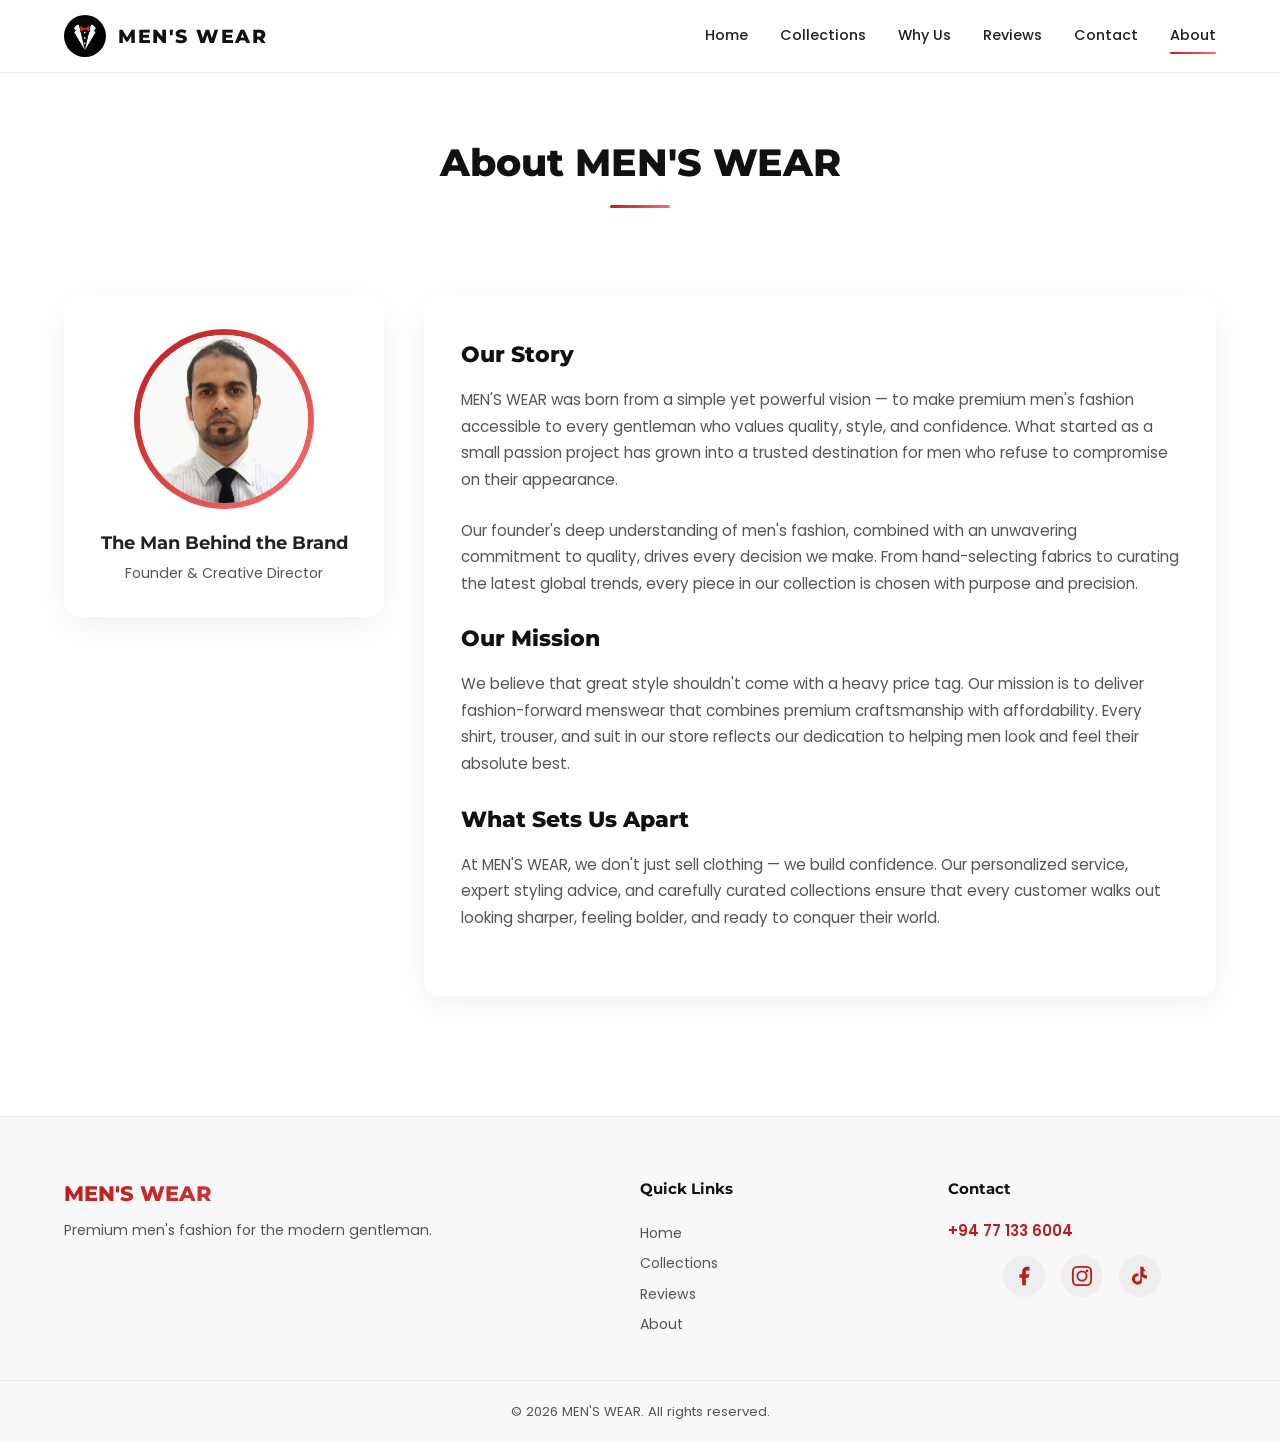
<file: about.html>
<!DOCTYPE html>
<html lang="en">
<head>
  <meta charset="UTF-8">
  <meta name="viewport" content="width=device-width, initial-scale=1.0">
  <meta name="description" content="About MEN'S WEAR - Learn about our story, our passion for men's fashion, and our commitment to quality.">
  <title>About | MEN'S WEAR</title>
  <link rel="preconnect" href="https://fonts.googleapis.com">
  <link rel="preconnect" href="https://fonts.gstatic.com" crossorigin>
  <link href="https://fonts.googleapis.com/css2?family=Montserrat:wght@300;400;500;600;700;800;900&family=Poppins:wght@300;400;500;600;700&display=swap" rel="stylesheet">
  <link rel="stylesheet" href="styles.css">
</head>
<body>

  <!-- NAVBAR -->
  <header class="navbar" id="navbar">
    <div class="nav-container">
      <div class="nav-left">
        <a href="index.html" class="nav-brand">
          <img src="logo.jpg" alt="MEN'S WEAR Logo" class="nav-logo">
          <span class="nav-brand-text">MEN'S WEAR</span>
        </a>
      </div>
      <nav class="nav-menu" id="navMenu">
        <a href="index.html" class="nav-link">Home</a>
        <a href="index.html#collections" class="nav-link">Collections</a>
        <a href="index.html#why-us" class="nav-link">Why Us</a>
        <a href="index.html#reviews" class="nav-link">Reviews</a>
        <a href="index.html#contact" class="nav-link">Contact</a>
        <a href="about.html" class="nav-link active">About</a>
      </nav>
      <button class="nav-toggle" id="navToggle" aria-label="Toggle menu">
        <span class="hamburger"></span>
      </button>
    </div>
  </header>

  <!-- ABOUT SECTION -->
  <section class="about-hero">
    <h1 class="section-title">About MEN'S WEAR</h1>
  </section>

  <section class="section about-section">
    <div class="about-wrapper">
      <div class="about-profile glass-card">
        <div class="profile-img-wrapper">
          <img src="profile.jpg" alt="Owner of MEN'S WEAR" class="profile-img">
        </div>
        <h3>The Man Behind the Brand</h3>
        <p>Founder &amp; Creative Director</p>
      </div>
      <div class="about-content glass-card">
        <h2>Our Story</h2>
        <p>MEN'S WEAR was born from a simple yet powerful vision — to make premium men's fashion accessible to every gentleman who values quality, style, and confidence. What started as a small passion project has grown into a trusted destination for men who refuse to compromise on their appearance.</p>
        <p>Our founder's deep understanding of men's fashion, combined with an unwavering commitment to quality, drives every decision we make. From hand-selecting fabrics to curating the latest global trends, every piece in our collection is chosen with purpose and precision.</p>
        <h2>Our Mission</h2>
        <p>We believe that great style shouldn't come with a heavy price tag. Our mission is to deliver fashion-forward menswear that combines premium craftsmanship with affordability. Every shirt, trouser, and suit in our store reflects our dedication to helping men look and feel their absolute best.</p>
        <h2>What Sets Us Apart</h2>
        <p>At MEN'S WEAR, we don't just sell clothing — we build confidence. Our personalized service, expert styling advice, and carefully curated collections ensure that every customer walks out looking sharper, feeling bolder, and ready to conquer their world.</p>
      </div>
    </div>
  </section>

  <!-- FOOTER -->
  <footer class="footer">
    <div class="footer-container">
      <div class="footer-brand">
        <h3>MEN'S WEAR</h3>
        <p>Premium men's fashion for the modern gentleman.</p>
      </div>
      <div class="footer-links">
        <h4>Quick Links</h4>
        <a href="index.html">Home</a>
        <a href="index.html#collections">Collections</a>
        <a href="index.html#reviews">Reviews</a>
        <a href="about.html">About</a>
      </div>
      <div class="footer-contact">
        <h4>Contact</h4>
        <a href="tel:+94771336004">+94 77 133 6004</a>
        <div class="social-icons">
          <a href="#" class="social-link" aria-label="Facebook">
            <svg viewBox="0 0 24 24" fill="currentColor"><path d="M18 2h-3a5 5 0 00-5 5v3H7v4h3v8h4v-8h3l1-4h-4V7a1 1 0 011-1h3z"/></svg>
          </a>
          <a href="#" class="social-link" aria-label="Instagram">
            <svg viewBox="0 0 24 24" fill="none" stroke="currentColor" stroke-width="2"><rect x="2" y="2" width="20" height="20" rx="5"/><circle cx="12" cy="12" r="5"/><circle cx="17.5" cy="6.5" r="1.5" fill="currentColor" stroke="none"/></svg>
          </a>
          <a href="#" class="social-link" aria-label="TikTok">
            <svg viewBox="0 0 24 24" fill="currentColor"><path d="M19.59 6.69a4.83 4.83 0 01-3.77-4.25V2h-3.45v13.67a2.89 2.89 0 01-2.88 2.5 2.89 2.89 0 01-2.89-2.89 2.89 2.89 0 012.89-2.89c.28 0 .54.04.79.1v-3.5a6.37 6.37 0 00-.79-.05A6.34 6.34 0 003.15 15a6.34 6.34 0 0010.86 4.44V12.7a8.19 8.19 0 005.58 2.18V11.4a4.83 4.83 0 01-3.77-1.94V6.69h3.77z"/></svg>
          </a>
        </div>
      </div>
    </div>
    <div class="footer-bottom">
      <p>&copy; 2026 MEN'S WEAR. All rights reserved.</p>
    </div>
  </footer>

  <script src="script.js"></script>
</body>
</html>
</file>
<file: styles.css>
/* ==========================================
   CSS VARIABLES
   ========================================== */
:root {
  --white: #ffffff;
  --black: #111111;
  --text: #222222;
  --text-light: #555555;
  --red-dark: #b91c1c;
  --red-mid: #dc2626;
  --red-light: #f87171;
  --gradient-red: linear-gradient(135deg, var(--red-dark), var(--red-light));
  --glass-bg: rgba(255, 255, 255, 0.6);
  --glass-border: rgba(255, 255, 255, 0.35);
  --glass-shadow: 0 8px 32px rgba(0, 0, 0, 0.06);
  --radius: 16px;
  --radius-sm: 12px;
  --transition: 0.3s cubic-bezier(0.4, 0, 0.2, 1);
  --font-heading: 'Montserrat', sans-serif;
  --font-body: 'Poppins', sans-serif;
}

/* ==========================================
   RESET & BASE
   ========================================== */
*, *::before, *::after {
  margin: 0;
  padding: 0;
  box-sizing: border-box;
}

html {
  scroll-behavior: smooth;
  scroll-padding-top: 80px;
}

body {
  font-family: var(--font-body);
  background: var(--white);
  color: var(--text);
  line-height: 1.6;
  -webkit-font-smoothing: antialiased;
}

img {
  max-width: 100%;
  display: block;
}

a {
  text-decoration: none;
  color: inherit;
}

/* ==========================================
   GLASSMORPHISM UTILITY
   ========================================== */
.glass-card {
  background: var(--glass-bg);
  backdrop-filter: blur(16px);
  -webkit-backdrop-filter: blur(16px);
  border: 1px solid var(--glass-border);
  border-radius: var(--radius);
  box-shadow: var(--glass-shadow);
  transition: transform var(--transition), box-shadow var(--transition);
}

.glass-card:hover {
  transform: translateY(-4px);
  box-shadow: 0 12px 40px rgba(0, 0, 0, 0.1);
}

/* ==========================================
   NAVBAR
   ========================================== */
.navbar {
  position: fixed;
  top: 0;
  left: 0;
  width: 100%;
  z-index: 1000;
  background: rgba(255, 255, 255, 0.72);
  backdrop-filter: blur(20px);
  -webkit-backdrop-filter: blur(20px);
  border-bottom: 1px solid rgba(0, 0, 0, 0.06);
  transition: box-shadow var(--transition);
}

.navbar.scrolled {
  box-shadow: 0 4px 24px rgba(0, 0, 0, 0.08);
}

.nav-container {
  max-width: 1200px;
  margin: 0 auto;
  padding: 0 24px;
  display: flex;
  align-items: center;
  justify-content: space-between;
  height: 72px;
}

.nav-brand {
  display: flex;
  align-items: center;
  gap: 12px;
}

.nav-logo {
  width: 42px;
  height: 42px;
  border-radius: 50%;
  object-fit: cover;
}

.nav-brand-text {
  font-family: var(--font-heading);
  font-weight: 800;
  font-size: 1.2rem;
  letter-spacing: 1.5px;
  color: var(--black);
}

.nav-menu {
  display: flex;
  align-items: center;
  gap: 32px;
}

.nav-link {
  font-family: var(--font-body);
  font-weight: 500;
  font-size: 0.9rem;
  color: var(--text);
  position: relative;
  padding: 4px 0;
  transition: color var(--transition);
}

.nav-link::after {
  content: '';
  position: absolute;
  bottom: -2px;
  left: 0;
  width: 0;
  height: 2px;
  background: var(--gradient-red);
  border-radius: 2px;
  transition: width var(--transition);
}

.nav-link:hover::after,
.nav-link.active::after {
  width: 100%;
}

.nav-link:hover {
  color: var(--red-mid);
}

/* Hamburger */
.nav-toggle {
  display: none;
  background: none;
  border: none;
  cursor: pointer;
  padding: 8px;
}

.hamburger {
  display: block;
  width: 24px;
  height: 2px;
  background: var(--black);
  position: relative;
  transition: var(--transition);
}

.hamburger::before,
.hamburger::after {
  content: '';
  position: absolute;
  width: 24px;
  height: 2px;
  background: var(--black);
  transition: var(--transition);
}

.hamburger::before { top: -7px; }
.hamburger::after { top: 7px; }

.nav-toggle.active .hamburger { background: transparent; }
.nav-toggle.active .hamburger::before { top: 0; transform: rotate(45deg); }
.nav-toggle.active .hamburger::after { top: 0; transform: rotate(-45deg); }

/* ==========================================
   HERO IMAGE
   ========================================== */
.hero-image-section {
  margin-top: 72px;
  background: var(--white);
  display: flex;
  justify-content: center;
  padding: 0;
}

.hero-image-wrapper {
  width: 100%;
  max-width: 1200px;
  aspect-ratio: 3 / 2;
  overflow: hidden;
}

.hero-image {
  width: 100%;
  height: 100%;
  object-fit: cover;
}

/* ==========================================
   HERO CONTENT
   ========================================== */
.hero-content {
  text-align: center;
  padding: 60px 24px 80px;
  max-width: 720px;
  margin: 0 auto;
}

.hero-title {
  font-family: var(--font-heading);
  font-size: clamp(2rem, 5vw, 3.5rem);
  font-weight: 900;
  color: var(--black);
  line-height: 1.15;
  margin-bottom: 16px;
  letter-spacing: -0.5px;
}

.hero-subtitle {
  font-size: clamp(0.95rem, 2vw, 1.15rem);
  color: var(--text-light);
  font-weight: 400;
  line-height: 1.7;
  margin-bottom: 36px;
}

.hero-buttons {
  display: flex;
  gap: 16px;
  justify-content: center;
  flex-wrap: wrap;
}

/* ==========================================
   BUTTONS
   ========================================== */
.btn {
  display: inline-flex;
  align-items: center;
  justify-content: center;
  padding: 14px 36px;
  font-family: var(--font-body);
  font-weight: 600;
  font-size: 0.95rem;
  border-radius: 50px;
  cursor: pointer;
  transition: all var(--transition);
  position: relative;
}

.btn-glass {
  background: rgba(255, 255, 255, 0.5);
  backdrop-filter: blur(12px);
  -webkit-backdrop-filter: blur(12px);
  border: 2px solid transparent;
  background-image: linear-gradient(white, white), var(--gradient-red);
  background-origin: border-box;
  background-clip: padding-box, border-box;
  color: var(--red-dark);
  box-shadow: 0 4px 20px rgba(185, 28, 28, 0.12);
}

.btn-glass:hover {
  background-image: var(--gradient-red), var(--gradient-red);
  color: var(--white);
  box-shadow: 0 6px 28px rgba(185, 28, 28, 0.3);
  transform: translateY(-2px);
}

/* ==========================================
   SECTIONS
   ========================================== */
.section {
  padding: 80px 24px;
  max-width: 1200px;
  margin: 0 auto;
}

.section-title {
  font-family: var(--font-heading);
  font-size: clamp(1.6rem, 4vw, 2.4rem);
  font-weight: 800;
  text-align: center;
  color: var(--black);
  margin-bottom: 48px;
  position: relative;
}

.section-title::after {
  content: '';
  display: block;
  width: 60px;
  height: 3px;
  background: var(--gradient-red);
  margin: 12px auto 0;
  border-radius: 3px;
}

/* ==========================================
   COLLECTIONS GRID
   ========================================== */
.collections-grid {
  display: grid;
  grid-template-columns: repeat(auto-fill, minmax(260px, 1fr));
  gap: 24px;
}

.card {
  overflow: hidden;
  cursor: pointer;
}

.card-img-wrapper {
  aspect-ratio: 3 / 2;
  overflow: hidden;
  border-radius: var(--radius) var(--radius) 0 0;
}

.card-img-wrapper img {
  width: 100%;
  height: 100%;
  object-fit: cover;
  transition: transform 0.5s ease;
}

.card:hover .card-img-wrapper img {
  transform: scale(1.06);
}

.card-title {
  padding: 16px 20px;
  font-family: var(--font-heading);
  font-weight: 700;
  font-size: 1rem;
  text-align: center;
  color: var(--black);
}

/* ==========================================
   WHY CHOOSE US
   ========================================== */
.why-grid {
  display: grid;
  grid-template-columns: repeat(auto-fill, minmax(220px, 1fr));
  gap: 24px;
}

.why-card {
  padding: 36px 24px;
  text-align: center;
}

.why-icon {
  width: 56px;
  height: 56px;
  margin: 0 auto 20px;
  display: flex;
  align-items: center;
  justify-content: center;
  background: var(--gradient-red);
  border-radius: 50%;
  padding: 14px;
  color: var(--white);
}

.why-icon svg {
  width: 100%;
  height: 100%;
}

.why-card h3 {
  font-family: var(--font-heading);
  font-weight: 700;
  font-size: 1.05rem;
  margin-bottom: 10px;
  color: var(--black);
}

.why-card p {
  font-size: 0.88rem;
  color: var(--text-light);
  line-height: 1.6;
}

/* ==========================================
   REVIEWS
   ========================================== */
.reviews-grid {
  display: grid;
  grid-template-columns: repeat(auto-fill, minmax(280px, 1fr));
  gap: 24px;
}

.review-card {
  padding: 32px 28px;
  opacity: 0;
  transform: translateY(30px);
  transition: opacity 0.6s ease, transform 0.6s ease;
}

.review-card.visible {
  opacity: 1;
  transform: translateY(0);
}

.stars {
  font-size: 1.2rem;
  color: #f59e0b;
  margin-bottom: 14px;
  letter-spacing: 2px;
}

.review-text {
  font-size: 0.92rem;
  color: var(--text-light);
  line-height: 1.7;
  margin-bottom: 16px;
  font-style: italic;
}

.reviewer-name {
  font-family: var(--font-heading);
  font-weight: 700;
  font-size: 0.9rem;
  color: var(--black);
}

/* ==========================================
   CONTACT
   ========================================== */
.contact-wrapper {
  display: grid;
  grid-template-columns: 1fr 2fr;
  gap: 32px;
  align-items: start;
}

.contact-info {
  padding: 40px 28px;
  text-align: center;
}

.contact-icon {
  width: 52px;
  height: 52px;
  margin: 0 auto 16px;
  display: flex;
  align-items: center;
  justify-content: center;
  background: var(--gradient-red);
  border-radius: 50%;
  padding: 13px;
  color: var(--white);
}

.contact-icon svg {
  width: 100%;
  height: 100%;
}

.contact-info h3 {
  font-family: var(--font-heading);
  font-weight: 700;
  margin-bottom: 8px;
}

.contact-phone {
  font-size: 1.2rem;
  font-weight: 600;
  color: var(--red-dark);
  display: block;
  margin-bottom: 24px;
  transition: color var(--transition);
}

.contact-phone:hover {
  color: var(--red-light);
}

.map-wrapper {
  overflow: hidden;
  padding: 8px;
}

.map-wrapper iframe {
  width: 100%;
  min-height: 380px;
}

/* ==========================================
   SOCIAL ICONS
   ========================================== */
.social-icons {
  display: flex;
  gap: 16px;
  justify-content: center;
  margin-top: 12px;
}

.social-link {
  width: 42px;
  height: 42px;
  display: flex;
  align-items: center;
  justify-content: center;
  border-radius: 50%;
  background: rgba(0, 0, 0, 0.04);
  padding: 10px;
  color: var(--text);
  transition: all var(--transition);
}

.social-link:hover {
  background: var(--gradient-red);
  color: var(--white);
  box-shadow: 0 4px 18px rgba(185, 28, 28, 0.3);
  transform: translateY(-2px);
}

.social-link svg {
  width: 100%;
  height: 100%;
}

/* ==========================================
   ABOUT PAGE
   ========================================== */
.about-hero {
  margin-top: 72px;
  padding: 60px 24px 0;
}

.about-section {
  padding-top: 40px;
}

.about-wrapper {
  display: grid;
  grid-template-columns: 320px 1fr;
  gap: 40px;
  align-items: start;
}

.about-profile {
  padding: 32px 24px;
  text-align: center;
  position: sticky;
  top: 100px;
}

.profile-img-wrapper {
  width: 180px;
  height: 180px;
  margin: 0 auto 20px;
  border-radius: 50%;
  overflow: hidden;
  border: 3px solid transparent;
  background-image: linear-gradient(white, white), var(--gradient-red);
  background-origin: border-box;
  background-clip: content-box, border-box;
  padding: 3px;
}

.profile-img {
  width: 100%;
  height: 100%;
  object-fit: cover;
  border-radius: 50%;
}

.about-profile h3 {
  font-family: var(--font-heading);
  font-weight: 700;
  font-size: 1.1rem;
  margin-bottom: 4px;
}

.about-profile p {
  font-size: 0.88rem;
  color: var(--text-light);
}

.about-content {
  padding: 40px 36px;
}

.about-content h2 {
  font-family: var(--font-heading);
  font-weight: 800;
  font-size: 1.4rem;
  margin-bottom: 14px;
  color: var(--black);
}

.about-content p {
  font-size: 0.95rem;
  color: var(--text-light);
  line-height: 1.75;
  margin-bottom: 24px;
}

/* ==========================================
   FOOTER
   ========================================== */
.footer {
  background: rgba(245, 245, 245, 0.7);
  backdrop-filter: blur(16px);
  -webkit-backdrop-filter: blur(16px);
  border-top: 1px solid rgba(0, 0, 0, 0.06);
  margin-top: 40px;
}

.footer-container {
  max-width: 1200px;
  margin: 0 auto;
  padding: 60px 24px 40px;
  display: grid;
  grid-template-columns: 2fr 1fr 1fr;
  gap: 40px;
}

.footer-brand h3 {
  font-family: var(--font-heading);
  font-weight: 800;
  font-size: 1.3rem;
  margin-bottom: 8px;
  background: var(--gradient-red);
  -webkit-background-clip: text;
  -webkit-text-fill-color: transparent;
  background-clip: text;
}

.footer-brand p {
  font-size: 0.88rem;
  color: var(--text-light);
}

.footer-links h4,
.footer-contact h4 {
  font-family: var(--font-heading);
  font-weight: 700;
  font-size: 0.95rem;
  margin-bottom: 16px;
  color: var(--black);
}

.footer-links a {
  display: block;
  font-size: 0.88rem;
  color: var(--text-light);
  padding: 4px 0;
  transition: color var(--transition);
}

.footer-links a:hover {
  color: var(--red-mid);
}

.footer-contact a {
  font-size: 0.95rem;
  font-weight: 600;
  color: var(--red-dark);
}

.footer-bottom {
  text-align: center;
  padding: 20px 24px;
  border-top: 1px solid rgba(0, 0, 0, 0.06);
  font-size: 0.82rem;
  color: var(--text-light);
}

/* ==========================================
   SCROLL ANIMATIONS
   ========================================== */
[data-animate] {
  opacity: 0;
  transform: translateY(30px);
}

/* ==========================================
   RESPONSIVE
   ========================================== */
@media (max-width: 900px) {
  .contact-wrapper {
    grid-template-columns: 1fr;
  }

  .about-wrapper {
    grid-template-columns: 1fr;
  }

  .about-profile {
    position: static;
  }

  .footer-container {
    grid-template-columns: 1fr;
    gap: 32px;
    text-align: center;
  }

  .footer .social-icons {
    justify-content: center;
  }
}

@media (max-width: 768px) {
  .nav-toggle {
    display: block;
  }

  .nav-menu {
    position: fixed;
    top: 72px;
    left: 0;
    right: 0;
    background: rgba(255, 255, 255, 0.95);
    backdrop-filter: blur(20px);
    -webkit-backdrop-filter: blur(20px);
    flex-direction: column;
    padding: 24px;
    gap: 20px;
    border-bottom: 1px solid rgba(0, 0, 0, 0.06);
    transform: translateY(-120%);
    opacity: 0;
    transition: transform 0.4s ease, opacity 0.3s ease;
    pointer-events: none;
  }

  .nav-menu.open {
    transform: translateY(0);
    opacity: 1;
    pointer-events: all;
  }

  .hero-content {
    padding: 40px 20px 60px;
  }

  .collections-grid {
    grid-template-columns: repeat(2, 1fr);
    gap: 16px;
  }

  .why-grid {
    grid-template-columns: 1fr 1fr;
    gap: 16px;
  }

  .reviews-grid {
    grid-template-columns: 1fr;
  }

  .about-content {
    padding: 28px 20px;
  }
}

@media (max-width: 480px) {
  .collections-grid {
    grid-template-columns: 1fr;
  }

  .why-grid {
    grid-template-columns: 1fr;
  }

  .hero-buttons {
    flex-direction: column;
    align-items: center;
  }

  .btn {
    width: 100%;
    max-width: 280px;
  }
}
</file>
